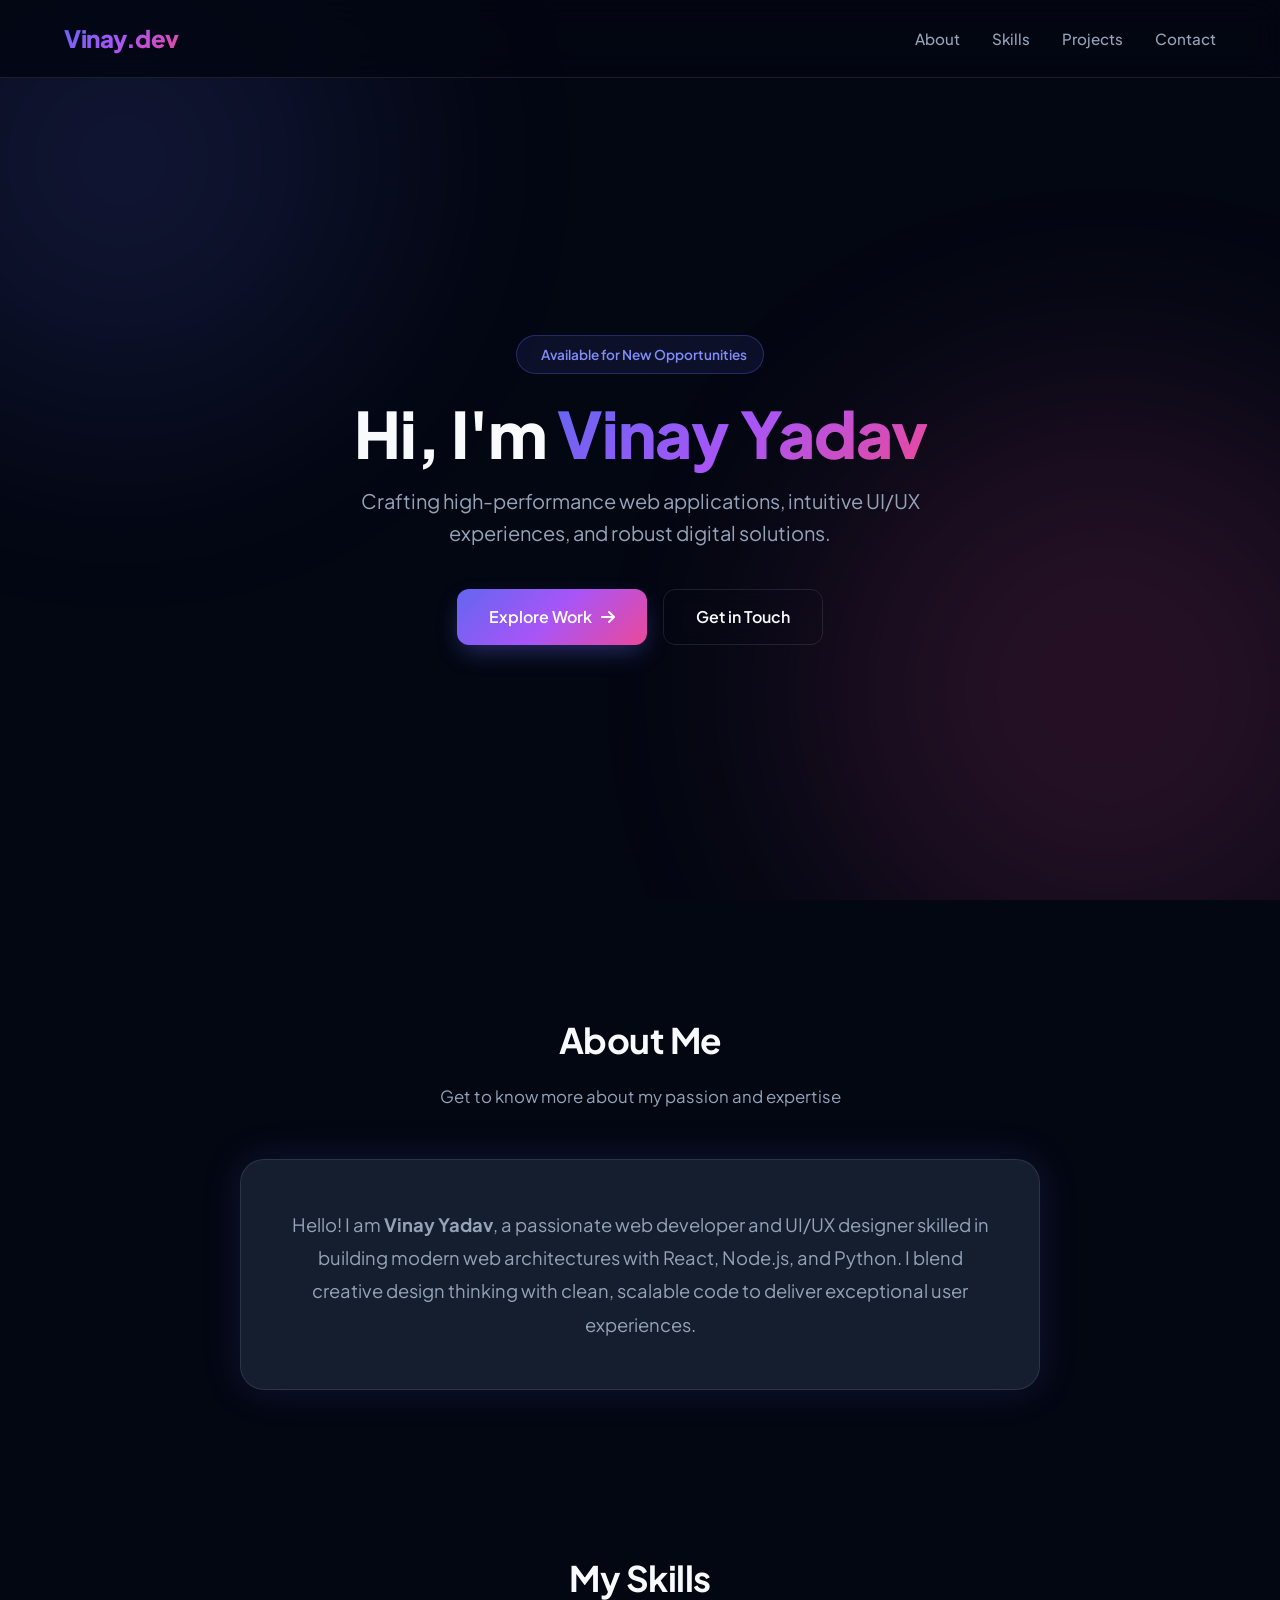
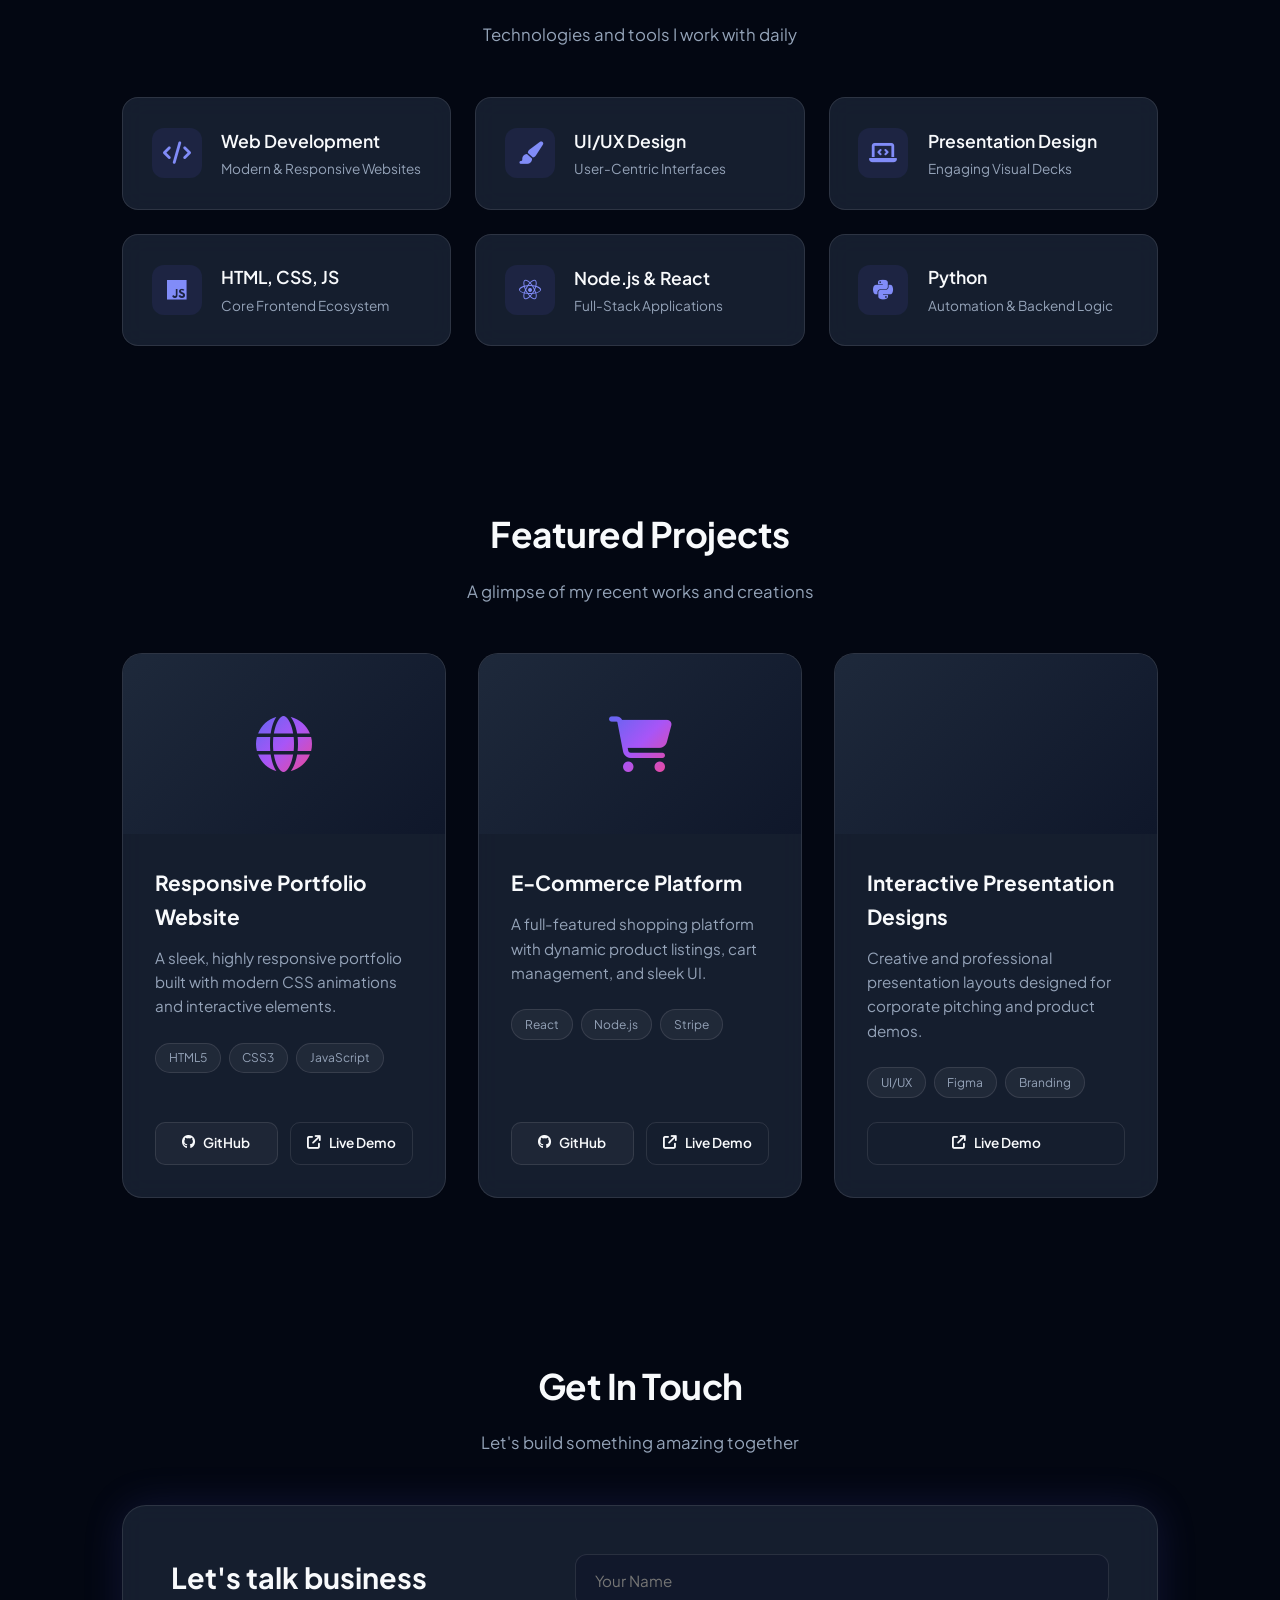
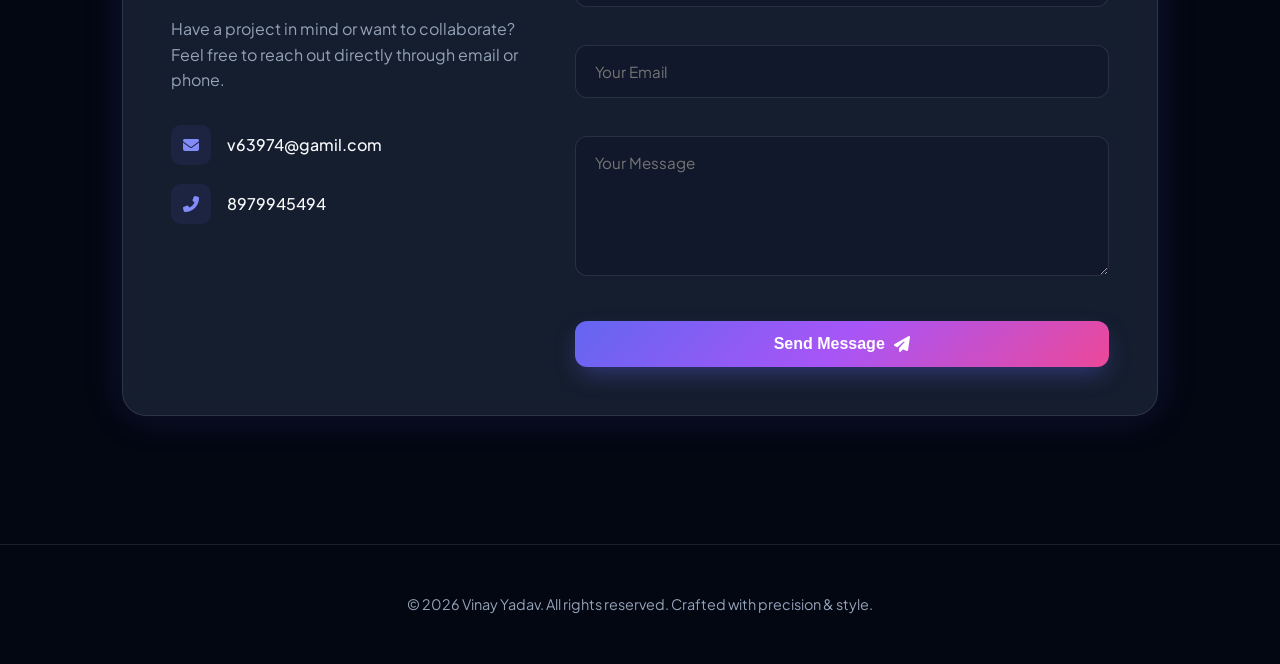
<file: index.html>
<!DOCTYPE html>
<html lang="en">
<head>
  <meta charset="UTF-8">
  <meta name="viewport" content="width=device-width, initial-scale=1.0">
  <title>Vinay Yadav | Premium Portfolio</title>
  
  <!-- Fonts & Icons -->
  <link href="https://fonts.googleapis.com/css2?family=Plus+Jakarta+Sans:wght@300;400;500;600;700;800&display=swap" rel="stylesheet">
  <link rel="stylesheet" href="https://cdnjs.cloudflare.com/ajax/libs/font-awesome/6.4.0/css/all.min.css">
  
  <!-- External CSS Link -->
  <link rel="stylesheet" href="style.css">
</head>
<body>

  <!-- Ambient Background Glow Orbs -->
  <div class="bg-glow">
    <div class="glow-orb orb-1"></div>
    <div class="glow-orb orb-2"></div>
  </div>

  <!-- Header & Navigation -->
  <header>
    <div class="logo">Vinay.dev</div>
    <div class="menu-toggle" id="mobile-menu">
      <i class="fas fa-bars"></i>
    </div>
    <nav id="nav-menu">
      <div class="nav-item">
        <a href="#about">About</a>
        <div class="nav-popup">
          <div class="nav-popup-icon"><i class="fas fa-user"></i></div>
          <div class="nav-popup-title">About Me</div>
          <div class="nav-popup-desc">Know my journey, passion & expertise</div>
        </div>
      </div>
      <div class="nav-item">
        <a href="#skills">Skills</a>
        <div class="nav-popup">
          <div class="nav-popup-icon"><i class="fas fa-code"></i></div>
          <div class="nav-popup-title">Skills</div>
          <div class="nav-popup-desc">Tech stack & tools I work with</div>
        </div>
      </div>
      <div class="nav-item">
        <a href="#projects">Projects</a>
        <div class="nav-popup">
          <div class="nav-popup-icon"><i class="fas fa-diagram-project"></i></div>
          <div class="nav-popup-title">Projects</div>
          <div class="nav-popup-desc">Explore my recent work & case studies</div>
        </div>
      </div>
      <div class="nav-item">
        <a href="#contact">Contact</a>
        <div class="nav-popup">
          <div class="nav-popup-icon"><i class="fas fa-envelope"></i></div>
          <div class="nav-popup-title">Get in Touch</div>
          <div class="nav-popup-desc">Let's discuss your next big idea</div>
        </div>
      </div>
    </nav>
  </header>

  <!-- Hero Section -->
  <section class="hero container">
    <div class="hero-badge">
      <i class="fas fa-sparkles"></i> Available for New Opportunities
    </div>
    <h1>Hi, I'm <span>Vinay Yadav</span></h1>
    <p>Crafting high-performance web applications, intuitive UI/UX experiences, and robust digital solutions.</p>
    <div class="hero-btns">
      <a href="#projects" class="btn btn-primary">
        Explore Work <i class="fas fa-arrow-right"></i>
      </a>
      <a href="#contact" class="btn btn-outline">
        Get in Touch
      </a>
    </div>
  </section>

  <div class="container">
    <!-- About Section -->
    <section id="about">
      <h2 class="section-title">About Me</h2>
      <p class="section-subtitle">Get to know more about my passion and expertise</p>
      <div class="about-card">
        <p>Hello! I am <strong>Vinay Yadav</strong>, a passionate web developer and UI/UX designer skilled in building modern web architectures with React, Node.js, and Python. I blend creative design thinking with clean, scalable code to deliver exceptional user experiences.</p>
      </div>
    </section>

    <!-- Skills Section -->
    <section id="skills">
      <h2 class="section-title">My Skills</h2>
      <p class="section-subtitle">Technologies and tools I work with daily</p>
      <div class="skills-grid">
        <div class="skill-item">
          <div class="skill-icon"><i class="fas fa-code"></i></div>
          <div class="skill-info">
            <h3>Web Development</h3>
            <p>Modern & Responsive Websites</p>
          </div>
        </div>
        <div class="skill-item">
          <div class="skill-icon"><i class="fas fa-paint-brush"></i></div>
          <div class="skill-info">
            <h3>UI/UX Design</h3>
            <p>User-Centric Interfaces</p>
          </div>
        </div>
        <div class="skill-item">
          <div class="skill-icon"><i class="fas fa-laptop-code"></i></div>
          <div class="skill-info">
            <h3>Presentation Design</h3>
            <p>Engaging Visual Decks</p>
          </div>
        </div>
        <div class="skill-item">
          <div class="skill-icon"><i class="fab fa-js"></i></div>
          <div class="skill-info">
            <h3>HTML, CSS, JS</h3>
            <p>Core Frontend Ecosystem</p>
          </div>
        </div>
        <div class="skill-item">
          <div class="skill-icon"><i class="fab fa-react"></i></div>
          <div class="skill-info">
            <h3>Node.js & React</h3>
            <p>Full-Stack Applications</p>
          </div>
        </div>
        <div class="skill-item">
          <div class="skill-icon"><i class="fab fa-python"></i></div>
          <div class="skill-info">
            <h3>Python</h3>
            <p>Automation & Backend Logic</p>
          </div>
        </div>
      </div>
    </section>

    <!-- Projects Section -->
    <section id="projects">
      <h2 class="section-title">Featured Projects</h2>
      <p class="section-subtitle">A glimpse of my recent works and creations</p>
      <div class="projects-grid">
        <div class="project-card">
          <div class="project-banner">
            <i class="fas fa-globe"></i>
          </div>
          <div class="project-content">
            <div>
              <h3>Responsive Portfolio Website</h3>
              <p>A sleek, highly responsive portfolio built with modern CSS animations and interactive elements.</p>
              <div class="project-tags">
                <span class="tag">HTML5</span>
                <span class="tag">CSS3</span>
                <span class="tag">JavaScript</span>
              </div>
            </div>
            <div class="project-links">
              <a href="https://github.com/codes-by-vinay/portfolio-work" target="_blank" rel="noopener noreferrer" class="project-link-btn github-link">
                <i class="fab fa-github"></i> GitHub
              </a>
              <a href="#contact" class="project-link-btn demo-link">
                <i class="fas fa-arrow-up-right-from-square"></i> Live Demo
              </a>
            </div>
          </div>
        </div>
        <div class="project-card">
          <div class="project-banner">
            <i class="fas fa-shopping-cart"></i>
          </div>
          <div class="project-content">
            <div>
              <h3>E-Commerce Platform</h3>
              <p>A full-featured shopping platform with dynamic product listings, cart management, and sleek UI.</p>
              <div class="project-tags">
                <span class="tag">React</span>
                <span class="tag">Node.js</span>
                <span class="tag">Stripe</span>
              </div>
            </div>
            <div class="project-links">
              <a href="https://github.com/codes-by-vinay/e-commers" target="_blank" rel="noopener noreferrer" class="project-link-btn github-link">
                <i class="fab fa-github"></i> GitHub
              </a>
              <a href="#contact" class="project-link-btn demo-link">
                <i class="fas fa-arrow-up-right-from-square"></i> Live Demo
              </a>
            </div>
          </div>
        </div>
        <div class="project-card">
          <div class="project-banner">
            <i class="fas fa-presentation"></i>
          </div>
          <div class="project-content">
            <div>
              <h3>Interactive Presentation Designs</h3>
              <p>Creative and professional presentation layouts designed for corporate pitching and product demos.</p>
              <div class="project-tags">
                <span class="tag">UI/UX</span>
                <span class="tag">Figma</span>
                <span class="tag">Branding</span>
              </div>
            </div>
            <div class="project-links">
              <a href="#contact" class="project-link-btn demo-link" style="flex: none; width: 100%;">
                <i class="fas fa-arrow-up-right-from-square"></i> Live Demo
              </a>
            </div>
          </div>
        </div>
      </div>
    </section>

    <!-- Contact Section -->
    <section id="contact">
      <h2 class="section-title">Get In Touch</h2>
      <p class="section-subtitle">Let's build something amazing together</p>
      <div class="contact-wrapper">
        <div class="contact-info">
          <h3>Let's talk business</h3>
          <p>Have a project in mind or want to collaborate? Feel free to reach out directly through email or phone.</p>
          <div class="contact-details">
            <a href="mailto:v63974@gamil.com" class="contact-detail-item">
              <i class="fas fa-envelope"></i>
              <span>v63974@gamil.com</span>
            </a>
            <a href="tel:8979945494" class="contact-detail-item">
              <i class="fas fa-phone-alt"></i>
              <span>8979945494</span>
            </a>
          </div>
        </div>
        <form class="contact-form" id="contactForm">
          <div class="form-group">
            <input type="text" name="name" id="name" placeholder="Your Name" required>
            <span class="field-error-msg" id="name-error"></span>
          </div>
          <div class="form-group">
            <input type="email" name="email" id="email" placeholder="Your Email" required>
            <span class="field-error-msg" id="email-error"></span>
          </div>
          <div class="form-group">
            <textarea name="message" id="message" placeholder="Your Message" required></textarea>
            <span class="field-error-msg" id="message-error"></span>
          </div>
          <button type="submit" class="btn btn-primary" id="contactSubmitBtn">
            <span id="contactBtnText">Send Message</span> <i class="fas fa-paper-plane"></i>
          </button>
        </form>
      </div>
    </section>
  </div>

  <!-- Footer -->
  <footer>
    <p>&copy; 2026 Vinay Yadav. All rights reserved. Crafted with precision & style.</p>
  </footer>

  <!-- Toast Notifications -->
  <div class="toast" id="successToast">
    <i class="fas fa-check-circle" style="font-size: 1.2rem;"></i>
    <span>Message sent successfully!</span>
  </div>

  <div class="toast toast-error" id="errorToast">
    <i class="fas fa-circle-exclamation" style="font-size: 1.2rem;"></i>
    <span id="errorToastMsg">Something went wrong. Please try again.</span>
  </div>

  <!-- External JS Link -->
  <script src="script.js"></script>
</body>
</html>
</file>
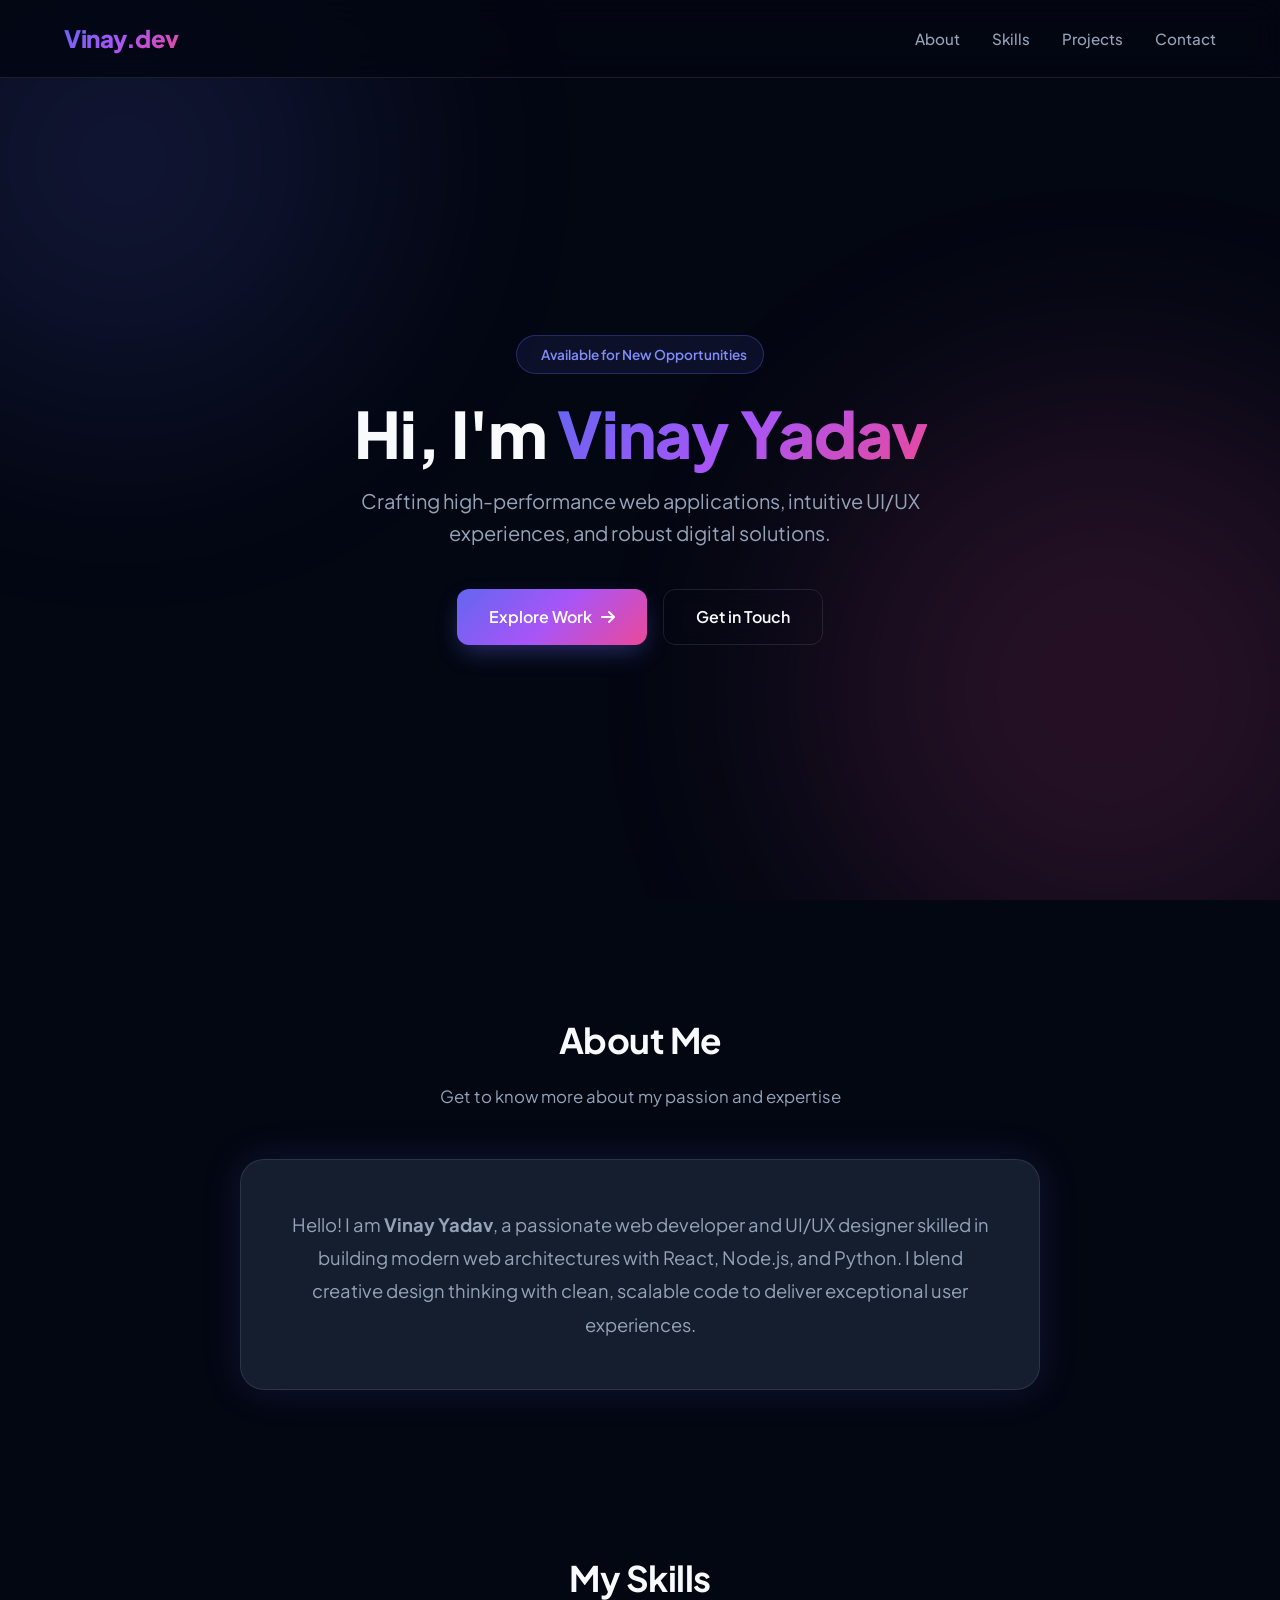
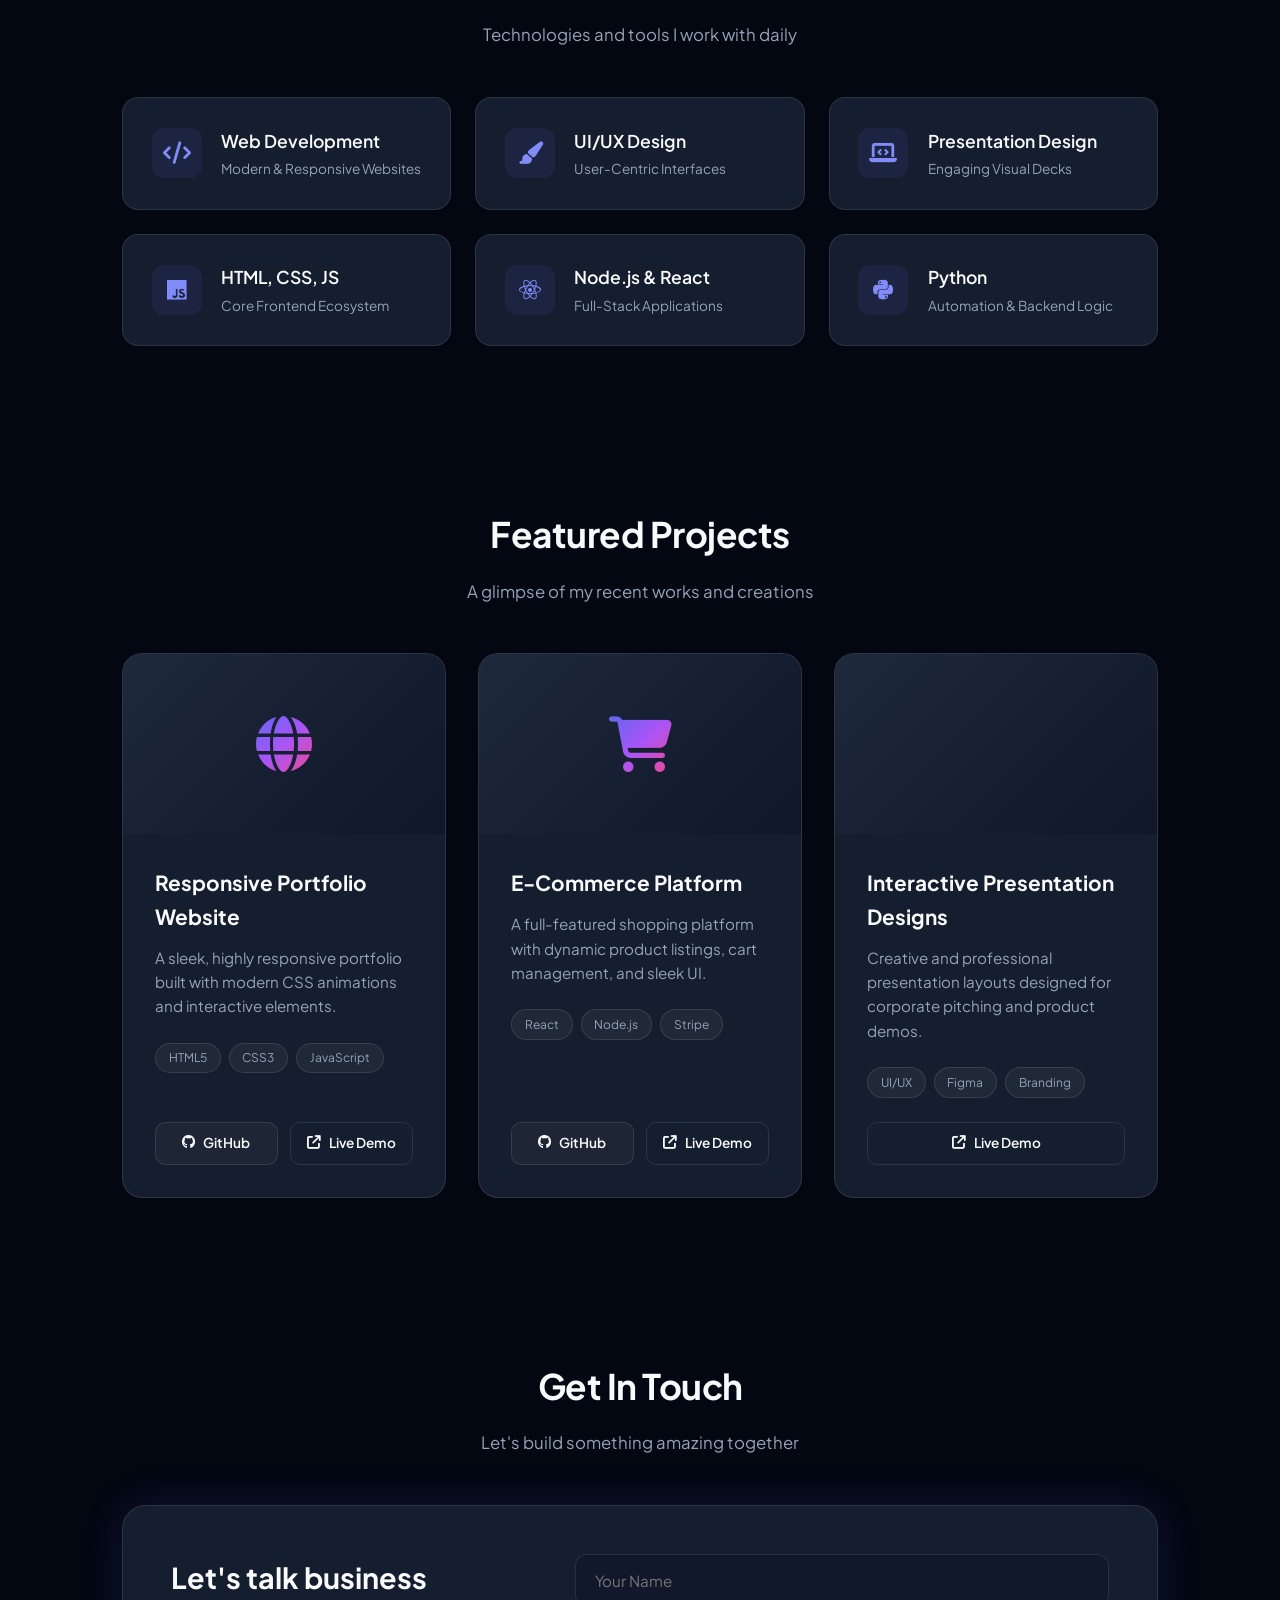
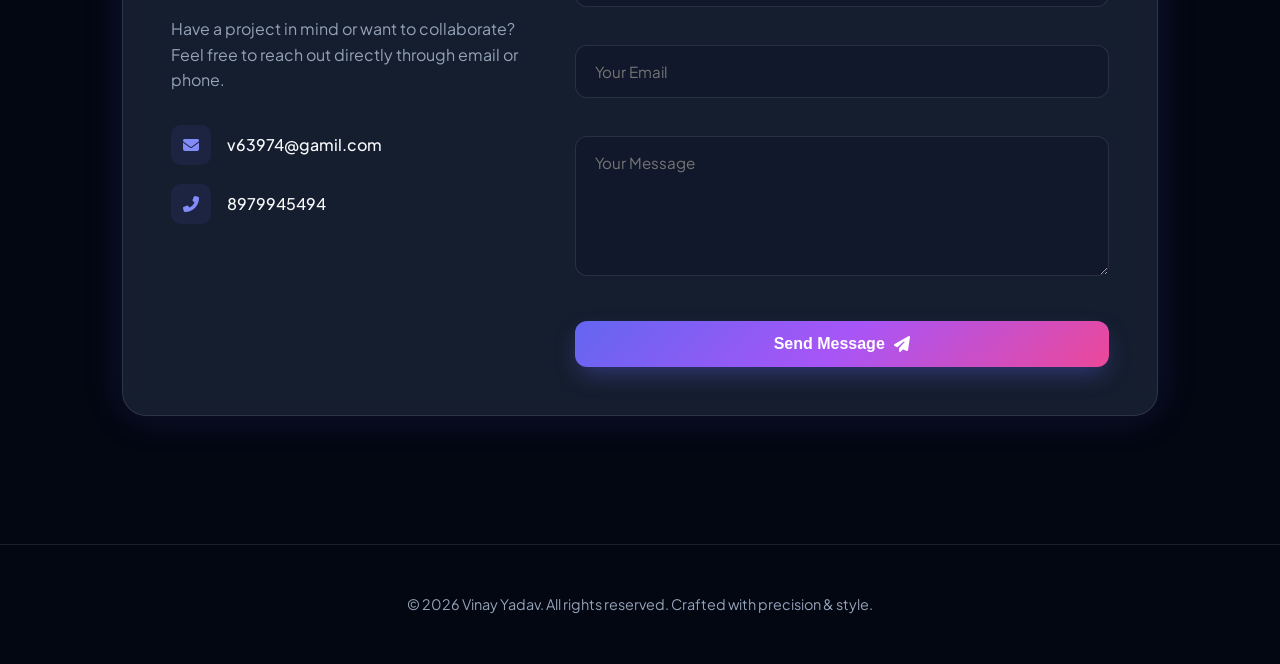
<file: index.html.html>
<!DOCTYPE html>
<html lang="en">
<head>
  <meta charset="UTF-8">
  <meta name="viewport" content="width=device-width, initial-scale=1.0">
  <title>Vinay Yadav | Premium Portfolio</title>
  
  <!-- Fonts & Icons -->
  <link href="https://fonts.googleapis.com/css2?family=Plus+Jakarta+Sans:wght@300;400;500;600;700;800&display=swap" rel="stylesheet">
  <link rel="stylesheet" href="https://cdnjs.cloudflare.com/ajax/libs/font-awesome/6.4.0/css/all.min.css">
  
  <!-- External CSS Link -->
  <link rel="stylesheet" href="style.css">
</head>
<body>

  <!-- Ambient Background Glow Orbs -->
  <div class="bg-glow">
    <div class="glow-orb orb-1"></div>
    <div class="glow-orb orb-2"></div>
  </div>

  <!-- Header & Navigation -->
  <header>
    <div class="logo">Vinay.dev</div>
    <div class="menu-toggle" id="mobile-menu">
      <i class="fas fa-bars"></i>
    </div>
    <nav id="nav-menu">
      <div class="nav-item">
        <a href="#about">About</a>
        <div class="nav-popup">
          <div class="nav-popup-icon"><i class="fas fa-user"></i></div>
          <div class="nav-popup-title">About Me</div>
          <div class="nav-popup-desc">Know my journey, passion & expertise</div>
        </div>
      </div>
      <div class="nav-item">
        <a href="#skills">Skills</a>
        <div class="nav-popup">
          <div class="nav-popup-icon"><i class="fas fa-code"></i></div>
          <div class="nav-popup-title">Skills</div>
          <div class="nav-popup-desc">Tech stack & tools I work with</div>
        </div>
      </div>
      <div class="nav-item">
        <a href="#projects">Projects</a>
        <div class="nav-popup">
          <div class="nav-popup-icon"><i class="fas fa-diagram-project"></i></div>
          <div class="nav-popup-title">Projects</div>
          <div class="nav-popup-desc">Explore my recent work & case studies</div>
        </div>
      </div>
      <div class="nav-item">
        <a href="#contact">Contact</a>
        <div class="nav-popup">
          <div class="nav-popup-icon"><i class="fas fa-envelope"></i></div>
          <div class="nav-popup-title">Get in Touch</div>
          <div class="nav-popup-desc">Let's discuss your next big idea</div>
        </div>
      </div>
    </nav>
  </header>

  <!-- Hero Section -->
  <section class="hero container">
    <div class="hero-badge">
      <i class="fas fa-sparkles"></i> Available for New Opportunities
    </div>
    <h1>Hi, I'm <span>Vinay Yadav</span></h1>
    <p>Crafting high-performance web applications, intuitive UI/UX experiences, and robust digital solutions.</p>
    <div class="hero-btns">
      <a href="#projects" class="btn btn-primary">
        Explore Work <i class="fas fa-arrow-right"></i>
      </a>
      <a href="#contact" class="btn btn-outline">
        Get in Touch
      </a>
    </div>
  </section>

  <div class="container">
    <!-- About Section -->
    <section id="about">
      <h2 class="section-title">About Me</h2>
      <p class="section-subtitle">Get to know more about my passion and expertise</p>
      <div class="about-card">
        <p>Hello! I am <strong>Vinay Yadav</strong>, a passionate web developer and UI/UX designer skilled in building modern web architectures with React, Node.js, and Python. I blend creative design thinking with clean, scalable code to deliver exceptional user experiences.</p>
      </div>
    </section>

    <!-- Skills Section -->
    <section id="skills">
      <h2 class="section-title">My Skills</h2>
      <p class="section-subtitle">Technologies and tools I work with daily</p>
      <div class="skills-grid">
        <div class="skill-item">
          <div class="skill-icon"><i class="fas fa-code"></i></div>
          <div class="skill-info">
            <h3>Web Development</h3>
            <p>Modern & Responsive Websites</p>
          </div>
        </div>
        <div class="skill-item">
          <div class="skill-icon"><i class="fas fa-paint-brush"></i></div>
          <div class="skill-info">
            <h3>UI/UX Design</h3>
            <p>User-Centric Interfaces</p>
          </div>
        </div>
        <div class="skill-item">
          <div class="skill-icon"><i class="fas fa-laptop-code"></i></div>
          <div class="skill-info">
            <h3>Presentation Design</h3>
            <p>Engaging Visual Decks</p>
          </div>
        </div>
        <div class="skill-item">
          <div class="skill-icon"><i class="fab fa-js"></i></div>
          <div class="skill-info">
            <h3>HTML, CSS, JS</h3>
            <p>Core Frontend Ecosystem</p>
          </div>
        </div>
        <div class="skill-item">
          <div class="skill-icon"><i class="fab fa-react"></i></div>
          <div class="skill-info">
            <h3>Node.js & React</h3>
            <p>Full-Stack Applications</p>
          </div>
        </div>
        <div class="skill-item">
          <div class="skill-icon"><i class="fab fa-python"></i></div>
          <div class="skill-info">
            <h3>Python</h3>
            <p>Automation & Backend Logic</p>
          </div>
        </div>
      </div>
    </section>

    <!-- Projects Section -->
    <section id="projects">
      <h2 class="section-title">Featured Projects</h2>
      <p class="section-subtitle">A glimpse of my recent works and creations</p>
      <div class="projects-grid">
        <div class="project-card">
          <div class="project-banner">
            <i class="fas fa-globe"></i>
          </div>
          <div class="project-content">
            <div>
              <h3>Responsive Portfolio Website</h3>
              <p>A sleek, highly responsive portfolio built with modern CSS animations and interactive elements.</p>
              <div class="project-tags">
                <span class="tag">HTML5</span>
                <span class="tag">CSS3</span>
                <span class="tag">JavaScript</span>
              </div>
            </div>
            <div class="project-links">
              <a href="https://github.com/codes-by-vinay/portfolio-work" target="_blank" rel="noopener noreferrer" class="project-link-btn github-link">
                <i class="fab fa-github"></i> GitHub
              </a>
              <a href="#contact" class="project-link-btn demo-link">
                <i class="fas fa-arrow-up-right-from-square"></i> Live Demo
              </a>
            </div>
          </div>
        </div>
        <div class="project-card">
          <div class="project-banner">
            <i class="fas fa-shopping-cart"></i>
          </div>
          <div class="project-content">
            <div>
              <h3>E-Commerce Platform</h3>
              <p>A full-featured shopping platform with dynamic product listings, cart management, and sleek UI.</p>
              <div class="project-tags">
                <span class="tag">React</span>
                <span class="tag">Node.js</span>
                <span class="tag">Stripe</span>
              </div>
            </div>
            <div class="project-links">
              <a href="https://github.com/codes-by-vinay/e-commers" target="_blank" rel="noopener noreferrer" class="project-link-btn github-link">
                <i class="fab fa-github"></i> GitHub
              </a>
              <a href="#contact" class="project-link-btn demo-link">
                <i class="fas fa-arrow-up-right-from-square"></i> Live Demo
              </a>
            </div>
          </div>
        </div>
        <div class="project-card">
          <div class="project-banner">
            <i class="fas fa-presentation"></i>
          </div>
          <div class="project-content">
            <div>
              <h3>Interactive Presentation Designs</h3>
              <p>Creative and professional presentation layouts designed for corporate pitching and product demos.</p>
              <div class="project-tags">
                <span class="tag">UI/UX</span>
                <span class="tag">Figma</span>
                <span class="tag">Branding</span>
              </div>
            </div>
            <div class="project-links">
              <a href="#contact" class="project-link-btn demo-link" style="flex: none; width: 100%;">
                <i class="fas fa-arrow-up-right-from-square"></i> Live Demo
              </a>
            </div>
          </div>
        </div>
      </div>
    </section>

    <!-- Contact Section -->
    <section id="contact">
      <h2 class="section-title">Get In Touch</h2>
      <p class="section-subtitle">Let's build something amazing together</p>
      <div class="contact-wrapper">
        <div class="contact-info">
          <h3>Let's talk business</h3>
          <p>Have a project in mind or want to collaborate? Feel free to reach out directly through email or phone.</p>
          <div class="contact-details">
            <a href="mailto:v63974@gamil.com" class="contact-detail-item">
              <i class="fas fa-envelope"></i>
              <span>v63974@gamil.com</span>
            </a>
            <a href="tel:8979945494" class="contact-detail-item">
              <i class="fas fa-phone-alt"></i>
              <span>8979945494</span>
            </a>
          </div>
        </div>
        <form class="contact-form" id="contactForm">
          <div class="form-group">
            <input type="text" name="name" id="name" placeholder="Your Name" required>
            <span class="field-error-msg" id="name-error"></span>
          </div>
          <div class="form-group">
            <input type="email" name="email" id="email" placeholder="Your Email" required>
            <span class="field-error-msg" id="email-error"></span>
          </div>
          <div class="form-group">
            <textarea name="message" id="message" placeholder="Your Message" required></textarea>
            <span class="field-error-msg" id="message-error"></span>
          </div>
          <button type="submit" class="btn btn-primary" id="contactSubmitBtn">
            <span id="contactBtnText">Send Message</span> <i class="fas fa-paper-plane"></i>
          </button>
        </form>
      </div>
    </section>
  </div>

  <!-- Footer -->
  <footer>
    <p>&copy; 2026 Vinay Yadav. All rights reserved. Crafted with precision & style.</p>
  </footer>

  <!-- Toast Notifications -->
  <div class="toast" id="successToast">
    <i class="fas fa-check-circle" style="font-size: 1.2rem;"></i>
    <span>Message sent successfully!</span>
  </div>

  <div class="toast toast-error" id="errorToast">
    <i class="fas fa-circle-exclamation" style="font-size: 1.2rem;"></i>
    <span id="errorToastMsg">Something went wrong. Please try again.</span>
  </div>

  <!-- External JS Link -->
  <script src="script.js"></script>
</body>
</html>
</file>
<file: style.css>
:root {
  --bg-primary: #030712;
  --bg-secondary: #0f172a;
  --bg-card: rgba(30, 41, 59, 0.7);
  --accent-gradient: linear-gradient(135deg, #6366f1 0%, #a855f7 50%, #ec4899 100%);
  --accent-solid: #6366f1;
  --text-main: #f8fafc;
  --text-muted: #94a3b8;
  --border-color: rgba(255, 255, 255, 0.1);
  --glow-shadow: 0 0 40px rgba(99, 102, 241, 0.15);
}

* {
  margin: 0;
  padding: 0;
  box-sizing: border-box;
  scroll-behavior: smooth;
}

body {
  font-family: 'Plus Jakarta Sans', sans-serif;
  background-color: var(--bg-primary);
  color: var(--text-main);
  overflow-x: hidden;
  line-height: 1.6;
}

/* Ambient Background Glow */
.bg-glow {
  position: fixed;
  top: 0;
  left: 0;
  width: 100vw;
  height: 100vh;
  overflow: hidden;
  z-index: -1;
  pointer-events: none;
}

.glow-orb {
  position: absolute;
  border-radius: 50%;
  filter: blur(120px);
  opacity: 0.15;
  animation: floatOrb 15s infinite alternate ease-in-out;
}

.orb-1 {
  top: -10%;
  left: -10%;
  width: 500px;
  height: 500px;
  background: #6366f1;
}

.orb-2 {
  bottom: -10%;
  right: -10%;
  width: 600px;
  height: 600px;
  background: #ec4899;
  animation-delay: -5s;
}

@keyframes floatOrb {
  0% { transform: translate(0, 0) scale(1); }
  100% { transform: translate(50px, 50px) scale(1.1); }
}

/* Header & Navigation */
header {
  position: fixed;
  top: 0;
  left: 0;
  width: 100%;
  background: rgba(3, 7, 18, 0.85);
  backdrop-filter: blur(16px);
  border-bottom: 1px solid var(--border-color);
  z-index: 1000;
  display: flex;
  justify-content: space-between;
  align-items: center;
  padding: 1.2rem 5%;
  transition: all 0.3s ease;
}

.logo {
  font-size: 1.5rem;
  font-weight: 800;
  background: var(--accent-gradient);
  -webkit-background-clip: text;
  -webkit-text-fill-color: transparent;
  letter-spacing: -0.5px;
  animation: fadeInDown 0.8s ease;
}

nav {
  display: flex;
  gap: 2rem;
  animation: fadeInDown 0.8s ease;
}

.nav-item {
  position: relative;
}

nav a {
  color: var(--text-muted);
  text-decoration: none;
  font-weight: 500;
  font-size: 0.95rem;
  transition: color 0.3s ease, transform 0.3s ease;
  position: relative;
  display: inline-block;
}

nav a::after {
  content: '';
  position: absolute;
  width: 0;
  height: 2px;
  bottom: -4px;
  left: 0;
  background: var(--accent-gradient);
  transition: width 0.3s ease;
}

nav a:hover {
  color: var(--text-main);
  transform: translateY(-2px);
}

nav a:hover::after {
  width: 100%;
}

/* Premium Nav Hover Popup */
.nav-popup {
  position: absolute;
  top: calc(100% + 18px);
  left: 50%;
  transform: translate(-50%, 8px) scale(0.96);
  min-width: 190px;
  background: rgba(15, 23, 42, 0.9);
  backdrop-filter: blur(20px);
  -webkit-backdrop-filter: blur(20px);
  border: 1px solid var(--border-color);
  border-radius: 14px;
  padding: 0.9rem 1rem;
  box-shadow: 0 20px 45px rgba(0, 0, 0, 0.45), 0 0 0 1px rgba(255, 255, 255, 0.03);
  opacity: 0;
  visibility: hidden;
  pointer-events: none;
  transition: opacity 0.28s ease, transform 0.28s ease, visibility 0.28s;
  z-index: 1100;
}

.nav-popup::before {
  content: '';
  position: absolute;
  top: -6px;
  left: 50%;
  transform: translateX(-50%) rotate(45deg);
  width: 12px;
  height: 12px;
  background: rgba(15, 23, 42, 0.9);
  border-left: 1px solid var(--border-color);
  border-top: 1px solid var(--border-color);
  border-radius: 3px;
}

.nav-popup::after {
  content: '';
  position: absolute;
  inset: 0;
  border-radius: 14px;
  padding: 1px;
  background: var(--accent-gradient);
  opacity: 0.35;
  -webkit-mask: linear-gradient(#fff 0 0) content-box, linear-gradient(#fff 0 0);
  -webkit-mask-composite: xor;
  mask-composite: exclude;
  pointer-events: none;
}

.nav-popup-icon {
  width: 34px;
  height: 34px;
  border-radius: 9px;
  background: var(--accent-gradient);
  display: flex;
  align-items: center;
  justify-content: center;
  font-size: 0.95rem;
  color: #fff;
  margin-bottom: 0.55rem;
  box-shadow: 0 0 20px rgba(99, 102, 241, 0.4);
}

.nav-popup-title {
  font-size: 0.85rem;
  font-weight: 700;
  color: var(--text-main);
  margin-bottom: 0.2rem;
  letter-spacing: -0.2px;
}

.nav-popup-desc {
  font-size: 0.75rem;
  color: var(--text-muted);
  line-height: 1.4;
}

.nav-item:hover .nav-popup {
  opacity: 1;
  visibility: visible;
  transform: translate(-50%, 0) scale(1);
  pointer-events: auto;
}

@media (max-width: 900px) {
  .nav-popup { display: none; }
}

/* Hamburger Menu for Mobile */
.menu-toggle {
  display: none;
  cursor: pointer;
  font-size: 1.5rem;
  color: var(--text-main);
}

/* Main Container */
.container {
  max-width: 1100px;
  margin: 0 auto;
  padding: 0 2rem;
}

section {
  padding: 7rem 0 3rem 0;
  opacity: 0;
  transform: translateY(30px);
  transition: opacity 0.8s ease, transform 0.8s ease;
}

section.visible {
  opacity: 1;
  transform: translateY(0);
}

/* Hero Section */
.hero {
  min-height: 100vh;
  display: flex;
  flex-direction: column;
  justify-content: center;
  align-items: center;
  text-align: center;
  padding-top: 5rem;
  position: relative;
}

.hero-badge {
  display: inline-flex;
  align-items: center;
  gap: 0.5rem;
  padding: 0.5rem 1rem;
  background: rgba(99, 102, 241, 0.1);
  border: 1px solid rgba(99, 102, 241, 0.3);
  border-radius: 50px;
  font-size: 0.85rem;
  font-weight: 600;
  color: #818cf8;
  margin-bottom: 1.5rem;
  animation: zoomIn 0.8s ease;
}

.hero h1 {
  font-size: clamp(2.5rem, 5vw, 4.5rem);
  font-weight: 800;
  letter-spacing: -1px;
  margin-bottom: 1rem;
  line-height: 1.1;
  animation: fadeInUp 1s ease;
}

.hero h1 span {
  background: var(--accent-gradient);
  -webkit-background-clip: text;
  -webkit-text-fill-color: transparent;
}

.hero p {
  font-size: clamp(1rem, 2vw, 1.25rem);
  color: var(--text-muted);
  max-width: 650px;
  margin-bottom: 2.5rem;
  animation: fadeInUp 1.2s ease;
}

.hero-btns {
  display: flex;
  gap: 1rem;
  animation: fadeInUp 1.4s ease;
}

.btn {
  display: inline-flex;
  align-items: center;
  justify-content: center;
  gap: 0.6rem;
  padding: 0.9rem 2rem;
  border-radius: 12px;
  text-decoration: none;
  font-weight: 600;
  font-size: 1rem;
  transition: all 0.3s cubic-bezier(0.4, 0, 0.2, 1);
  cursor: pointer;
  border: none;
}

.btn-primary {
  background: var(--accent-gradient);
  color: white;
  box-shadow: 0 10px 25px -5px rgba(99, 102, 241, 0.4);
}

.btn-primary:hover {
  transform: translateY(-3px);
  box-shadow: 0 15px 30px -5px rgba(99, 102, 241, 0.6);
}

.btn-outline {
  background: transparent;
  color: var(--text-main);
  border: 1px solid var(--border-color);
  backdrop-filter: blur(10px);
}

.btn-outline:hover {
  background: rgba(255, 255, 255, 0.05);
  border-color: rgba(255, 255, 255, 0.3);
  transform: translateY(-3px);
}

/* Section Headings */
.section-title {
  font-size: 2.2rem;
  font-weight: 700;
  margin-bottom: 1rem;
  text-align: center;
  letter-spacing: -0.5px;
}

.section-subtitle {
  text-align: center;
  color: var(--text-muted);
  margin-bottom: 3rem;
  font-size: 1.05rem;
}

/* About Card */
.about-card {
  background: var(--bg-card);
  border: 1px solid var(--border-color);
  padding: 3rem;
  border-radius: 24px;
  backdrop-filter: blur(12px);
  box-shadow: var(--glow-shadow);
  text-align: center;
  max-width: 800px;
  margin: 0 auto;
  transition: transform 0.4s ease, border-color 0.4s ease;
}

.about-card:hover {
  transform: translateY(-5px);
  border-color: rgba(99, 102, 241, 0.4);
}

.about-card p {
  font-size: 1.15rem;
  color: var(--text-muted);
  line-height: 1.8;
}

/* Skills Grid */
.skills-grid {
  display: grid;
  grid-template-columns: repeat(auto-fit, minmax(280px, 1fr));
  gap: 1.5rem;
}

.skill-item {
  background: var(--bg-card);
  border: 1px solid var(--border-color);
  padding: 1.8rem;
  border-radius: 16px;
  display: flex;
  align-items: center;
  gap: 1.2rem;
  transition: all 0.3s ease;
  backdrop-filter: blur(12px);
}

.skill-item:hover {
  transform: translateY(-5px);
  background: rgba(30, 41, 59, 0.9);
  border-color: var(--accent-solid);
  box-shadow: 0 10px 30px rgba(99, 102, 241, 0.15);
}

.skill-icon {
  width: 50px;
  height: 50px;
  background: rgba(99, 102, 241, 0.1);
  border-radius: 12px;
  display: flex;
  align-items: center;
  justify-content: center;
  color: #818cf8;
  font-size: 1.4rem;
}

.skill-info h3 {
  font-size: 1.1rem;
  font-weight: 600;
  margin-bottom: 0.2rem;
}

.skill-info p {
  font-size: 0.85rem;
  color: var(--text-muted);
}

/* Projects Grid */
.projects-grid {
  display: grid;
  grid-template-columns: repeat(auto-fit, minmax(310px, 1fr));
  gap: 2rem;
}

.project-card {
  background: var(--bg-card);
  border: 1px solid var(--border-color);
  border-radius: 20px;
  overflow: hidden;
  transition: all 0.4s ease;
  backdrop-filter: blur(12px);
  display: flex;
  flex-direction: column;
}

.project-card:hover {
  transform: translateY(-8px);
  border-color: rgba(168, 85, 247, 0.4);
  box-shadow: 0 20px 40px rgba(0, 0, 0, 0.4);
}

.project-banner {
  height: 180px;
  background: linear-gradient(135deg, #1e293b 0%, #0f172a 100%);
  display: flex;
  align-items: center;
  justify-content: center;
  position: relative;
  overflow: hidden;
}

.project-banner i {
  font-size: 3.5rem;
  background: var(--accent-gradient);
  -webkit-background-clip: text;
  -webkit-text-fill-color: transparent;
  transition: transform 0.4s ease;
}

.project-card:hover .project-banner i {
  transform: scale(1.15) rotate(5deg);
}

.project-content {
  padding: 2rem;
  flex-grow: 1;
  display: flex;
  flex-direction: column;
  justify-content: space-between;
}

.project-content h3 {
  font-size: 1.3rem;
  font-weight: 700;
  margin-bottom: 0.8rem;
}

.project-content p {
  color: var(--text-muted);
  font-size: 0.95rem;
  margin-bottom: 1.5rem;
}

.project-tags {
  display: flex;
  gap: 0.5rem;
  flex-wrap: wrap;
  margin-bottom: 1.5rem;
}

.tag {
  font-size: 0.75rem;
  padding: 0.3rem 0.8rem;
  background: rgba(255, 255, 255, 0.05);
  border: 1px solid var(--border-color);
  border-radius: 50px;
  color: var(--text-muted);
}

.project-links {
  display: flex;
  gap: 0.8rem;
}

.project-link-btn {
  flex: 1;
  display: flex;
  align-items: center;
  justify-content: center;
  gap: 0.5rem;
  padding: 0.6rem;
  border-radius: 10px;
  font-size: 0.85rem;
  font-weight: 600;
  text-decoration: none;
  transition: all 0.3s ease;
  border: 1px solid var(--border-color);
}

.project-link-btn.github-link {
  color: var(--text-main);
  background: rgba(255, 255, 255, 0.04);
}

.project-link-btn.github-link:hover {
  background: #ffffff;
  color: #030712;
  border-color: #ffffff;
  transform: translateY(-3px);
}

.project-link-btn.demo-link {
  color: var(--text-main);
  background: transparent;
}

.project-link-btn.demo-link:hover {
  border-color: var(--accent-solid);
  background: rgba(99, 102, 241, 0.12);
  transform: translateY(-3px);
}

/* Contact Section */
.contact-wrapper {
  display: grid;
  grid-template-columns: 1fr 1.5fr;
  gap: 3rem;
  background: var(--bg-card);
  border: 1px solid var(--border-color);
  border-radius: 24px;
  padding: 3rem;
  backdrop-filter: blur(12px);
  box-shadow: var(--glow-shadow);
}

.contact-info h3 {
  font-size: 1.8rem;
  font-weight: 700;
  margin-bottom: 1rem;
}

.contact-info p {
  color: var(--text-muted);
  margin-bottom: 2rem;
}

.contact-details {
  display: flex;
  flex-direction: column;
  gap: 1.2rem;
}

.contact-detail-item {
  display: flex;
  align-items: center;
  gap: 1rem;
  color: var(--text-main);
  text-decoration: none;
  font-weight: 500;
  transition: color 0.3s ease;
}

.contact-detail-item i {
  width: 40px;
  height: 40px;
  background: rgba(99, 102, 241, 0.1);
  border-radius: 10px;
  display: flex;
  align-items: center;
  justify-content: center;
  color: #818cf8;
}

.contact-detail-item:hover {
  color: #818cf8;
}

.contact-form {
  display: flex;
  flex-direction: column;
  gap: 1.2rem;
}

.form-group {
  position: relative;
}

.form-group input,
.form-group textarea {
  width: 100%;
  background: rgba(15, 23, 42, 0.6);
  border: 1px solid var(--border-color);
  border-radius: 12px;
  padding: 1rem 1.2rem;
  color: var(--text-main);
  font-family: 'Plus Jakarta Sans', sans-serif;
  font-size: 0.95rem;
  transition: all 0.3s ease;
  outline: none;
}

.form-group input:focus,
.form-group textarea:focus {
  border-color: var(--accent-solid);
  box-shadow: 0 0 0 4px rgba(99, 102, 241, 0.15);
  background: rgba(15, 23, 42, 0.9);
}

.form-group textarea {
  resize: vertical;
  min-height: 140px;
}

.form-group input.field-error,
.form-group textarea.field-error {
  border-color: #ef4444;
  box-shadow: 0 0 0 4px rgba(239, 68, 68, 0.12);
}

.field-error-msg {
  display: block;
  color: #f87171;
  font-size: 0.78rem;
  margin-top: 0.4rem;
  min-height: 1em;
}

.contact-form button[type="submit"]:disabled {
  opacity: 0.65;
  cursor: not-allowed;
  transform: none;
}

/* Footer */
footer {
  text-align: center;
  padding: 3rem 0;
  border-top: 1px solid var(--border-color);
  color: var(--text-muted);
  font-size: 0.9rem;
  margin-top: 5rem;
}

/* Animations Keyframes */
@keyframes fadeIn {
  from { opacity: 0; }
  to { opacity: 1; }
}

@keyframes fadeInDown {
  from { opacity: 0; transform: translateY(-20px); }
  to { opacity: 1; transform: translateY(0); }
}

@keyframes fadeInUp {
  from { opacity: 0; transform: translateY(20px); }
  to { opacity: 1; transform: translateY(0); }
}

@keyframes zoomIn {
  from { opacity: 0; transform: scale(0.8); }
  to { opacity: 1; transform: scale(1); }
}

/* Toast Notification */
.toast {
  position: fixed;
  bottom: 30px;
  right: 30px;
  background: #10b981;
  color: white;
  padding: 1rem 1.5rem;
  border-radius: 12px;
  font-weight: 600;
  box-shadow: 0 10px 25px rgba(0,0,0,0.3);
  display: flex;
  align-items: center;
  gap: 0.8rem;
  z-index: 2000;
  transform: translateY(100px);
  opacity: 0;
  transition: all 0.4s cubic-bezier(0.68, -0.55, 0.27, 1.55);
}

.toast.show {
  transform: translateY(0);
  opacity: 1;
}

.toast.toast-error {
  background: #ef4444;
}

/* Responsive Design */
@media (max-width: 900px) {
  .contact-wrapper {
    grid-template-columns: 1fr;
    gap: 2rem;
    padding: 2rem;
  }
}

@media (max-width: 768px) {
  nav {
    position: absolute;
    top: 100%;
    left: 0;
    width: 100%;
    background: rgba(3, 7, 18, 0.95);
    backdrop-filter: blur(16px);
    flex-direction: column;
    align-items: center;
    padding: 2rem 0;
    border-bottom: 1px solid var(--border-color);
    clip-path: polygon(0 0, 100% 0, 100% 0, 0 0);
    transition: clip-path 0.4s ease-in-out;
  }

  nav.active {
    clip-path: polygon(0 0, 100% 0, 100% 100%, 0 100%);
  }

  .menu-toggle {
    display: block;
  }
}
</file>
